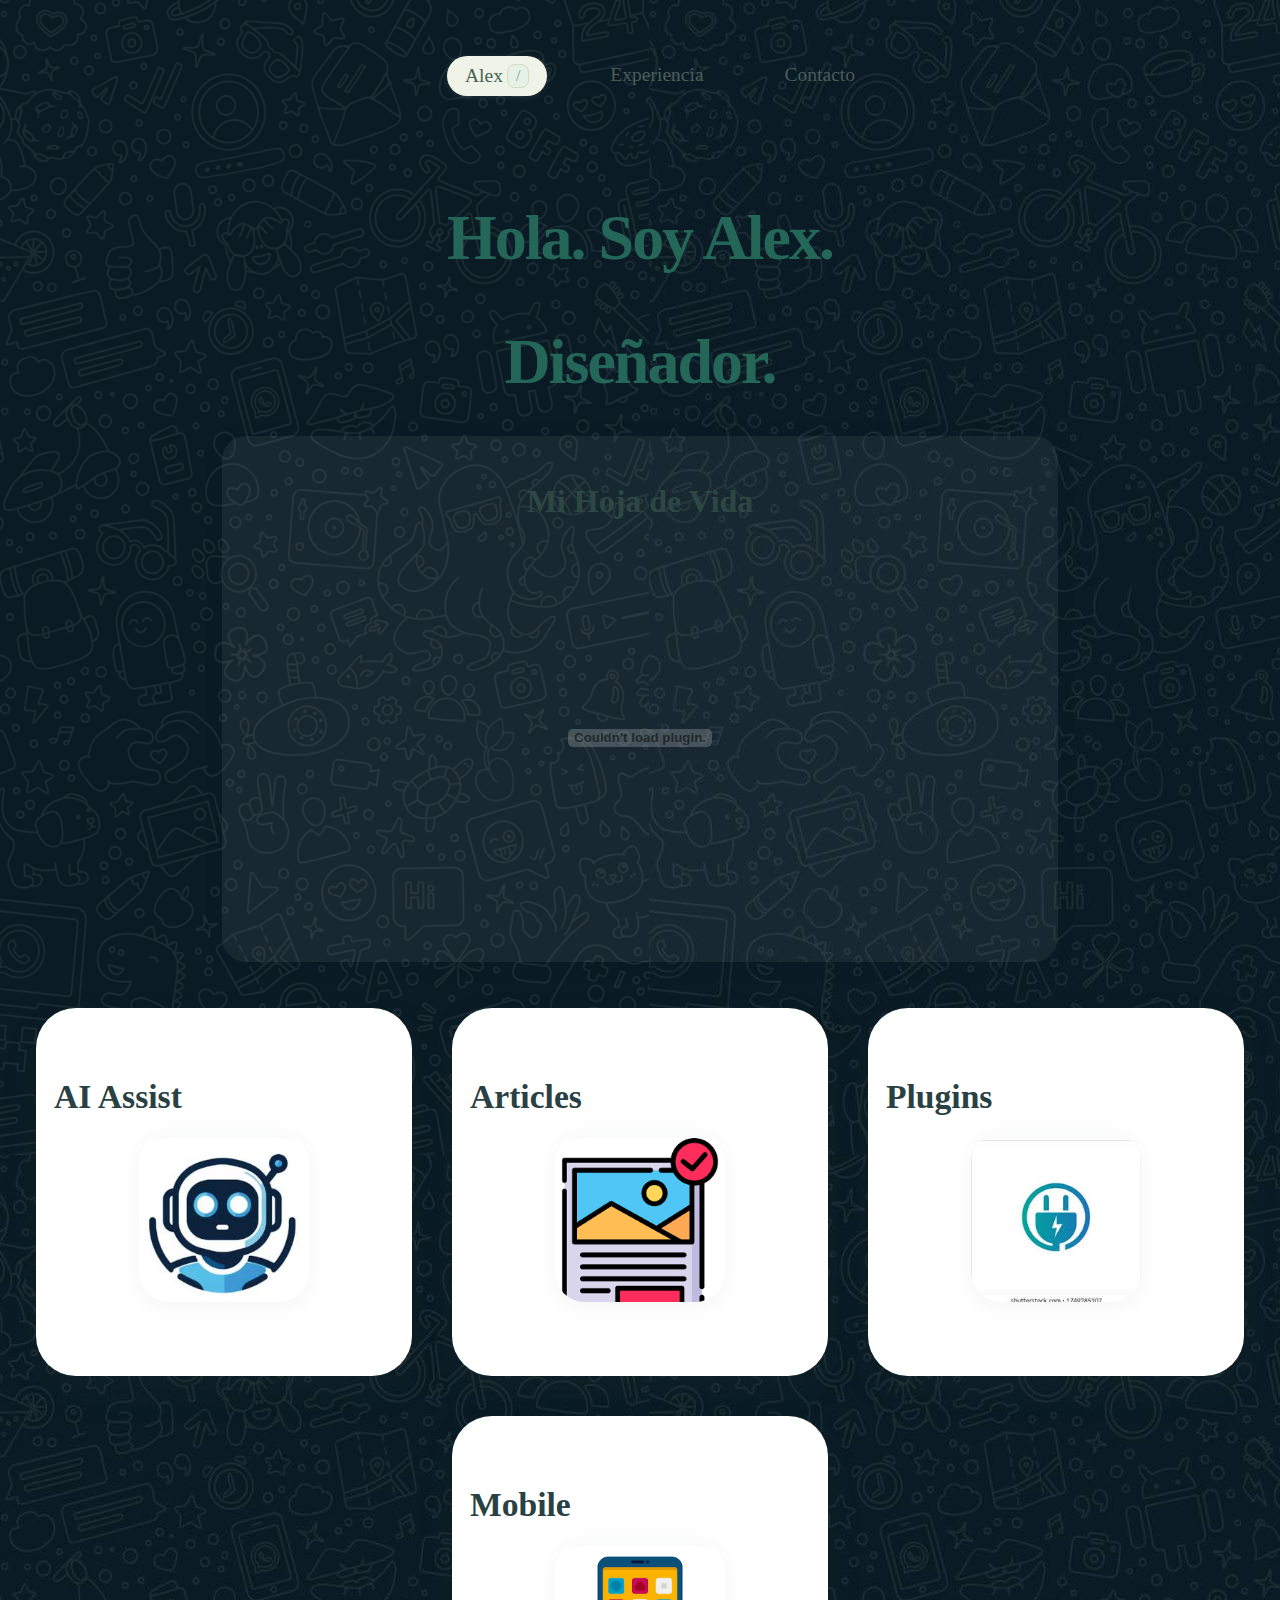
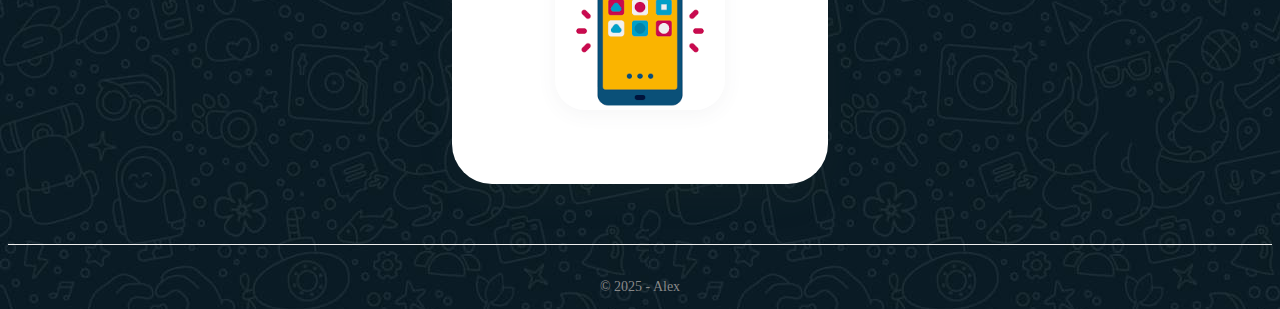
<file: index.html>
<!DOCTYPE html>
<html lang="es">
<head>
  <meta charset="UTF-8">
  <meta name="viewport" content="width=device-width, initial-scale=1.0">
  <title>Experiencia - Alex</title>
  <link rel="Stylesheet" href="Styles.css">
  <script src="script.js"></script>
</head>

<body>
    <nav class="navbar">
  <ul>
    <li class="active"><a href="index.html">Alex <span class="slash">/</span></a></li>
    <li><a href="Experiencia.html">Experiencia</a></li>
    <li><a href="#" id="contactBtn">Contacto</a></li>
  </ul>
</nav>

<main>
    <section class="intro">
      <h1>Hola. Soy Alex.</h1>
      <h1>Diseñador.</h1>
    </section>

    <div class="cv-section">
  <h2>Mi Hoja de Vida</h2>
  <embed src="hoja de vida Alexander Khevin-1.pdf" type="application/pdf" width="100%" height="400px" />
</div>

<div class="projects">
      <div class="card card-violet">
        <h4>AI Assist</h4>
        <div class="icon-box">
          <img src="ia asis.jpg" alt="AI Proyecto">
        </div>
      </div>
      <div class="card card-green">
        <h4>Articles</h4>
        <div class="icon-box">
          <img src="article.png" alt="Articles Proyecto">
        </div>
      </div>
      <div class="card card-beige">
        <h4>Plugins</h4>
        <div class="icon-box">
          <img src="plugis.jpg" alt="Plugins Proyecto">
        </div>
      </div>
      <div class="card card-blue">
        <h4>Mobile</h4>
        <div class="icon-box">
          <img src="mobile.png" alt="Mobile Proyecto">
        </div>
      </div>
    </div>
  

</main>
  <div id="contactModal" class="modal">
    <div class="modal-content">
      <span class="close">&times;</span>
      <div class="modal-header">
        <img src="foto chat bot.jpeg" class="avatar" alt="Foto perfil" />
        <div>
          <h3>Alex Bot</h3>
          <p>Puedes preguntarme lo que quieras</p>
        </div>
      </div>
      
      
      <div class="modal-messages">
        <div class="bubble">¡Hola!</div>
        <div class="bubble">Soy Alex Bot. Estoy aquí para ayudarte con cualquier duda sobre mi hoja de vida.</div>
        <div class="bubble">¿Cómo puedo ayudarte hoy?</div>
        <button class="modal-btn">Solo saludo</button>
        <button class="modal-btn">Quiero tu portafolio</button>
        <button class="modal-btn">Estoy buscando mentoría</button>
        <button class="modal-btn">Quiero contratarte</button>
      </div>
    </div>
  </div>


  <footer>
    <p>© 2025 - Alex</p>
  </footer>
</body>
</html>
</file>
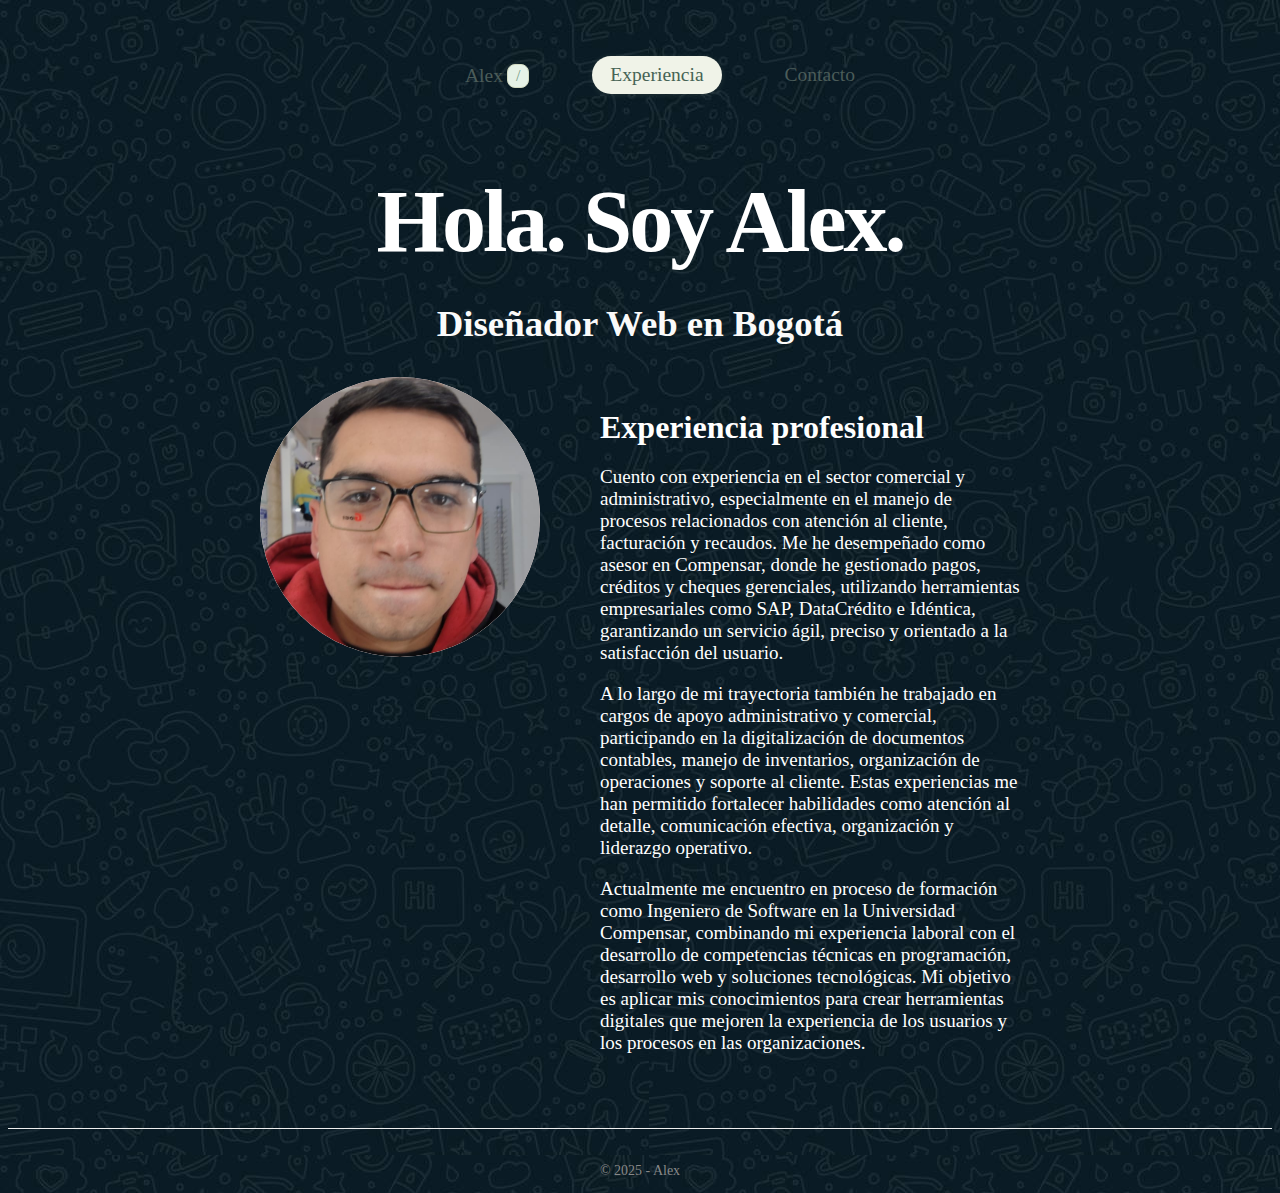
<file: Experiencia.html>
<!DOCTYPE html>
<html lang="es">
<head>
  <meta charset="UTF-8">
  <meta name="viewport" content="width=device-width, initial-scale=1.0">
  <title>Experiencia - Alex</title>
  <link rel="Stylesheet" href="Styles.css">
</head>

<body>
  <nav class="navbar">
    <ul>
      <li><a href="index.html">Alex <span class="slash">/</span></a></li>
      <li class="active"><a href="Experiencia.html">Experiencia</a></li>
      <li><a href="#" id="contactBtn">Contacto</a></li>
    </ul>
  </nav>
 
  <main>
    <section class="exp-header">
      <h1>Hola. Soy Alex.</h1>
      <h2 class="exp-titulo">Diseñador Web en Bogotá</h2>
      <div class="exp-flex">
        <div class="exp-img-circle">
          <img src="foto chat bot.jpeg" alt="Foto perfil" />
        </div>
        <div class="exp-desc">
          <h3>Experiencia profesional</h3>
          <p>Cuento con experiencia en el sector comercial y administrativo, especialmente en el manejo de procesos relacionados con atención al cliente, facturación y recaudos. Me he desempeñado como asesor en Compensar, donde he gestionado pagos, créditos y cheques gerenciales, utilizando herramientas empresariales como SAP, DataCrédito e Idéntica, garantizando un servicio ágil, preciso y orientado a la satisfacción del usuario.</p>
          <p>A lo largo de mi trayectoria también he trabajado en cargos de apoyo administrativo y comercial, participando en la digitalización de documentos contables, manejo de inventarios, organización de operaciones y soporte al cliente. Estas experiencias me han permitido fortalecer habilidades como atención al detalle, comunicación efectiva, organización y liderazgo operativo.</p>
          <p>Actualmente me encuentro en proceso de formación como Ingeniero de Software en la Universidad Compensar, combinando mi experiencia laboral con el desarrollo de competencias técnicas en programación, desarrollo web y soluciones tecnológicas. Mi objetivo es aplicar mis conocimientos para crear herramientas digitales que mejoren la experiencia de los usuarios y los procesos en las organizaciones.</p>

        </div>
      </div>
    </section>
  
</main>
 <div id="contactModal" class="modal">
    <div class="modal-content">
      <span class="close">&times;</span>
      <div class="modal-header">
        <img src="foto chat bot.jpeg" class="avatar" alt="Foto perfil" />
        <div>
          <h3>Alex Bot</h3>
          <p>Puedes preguntarme lo que quieras</p>
        </div>
      </div>
      <div class="modal-messages">
        <div class="bubble">¡Hola!</div>
        <div class="bubble">Soy Alex Bot. Estoy aquí para ayudarte con cualquier duda sobre mi hoja de vida.</div>
        <div class="bubble">¿Cómo puedo ayudarte hoy?</div>
        <button class="modal-btn">Solo saludo</button>
        <button class="modal-btn">Quiero tu portafolio</button>
        <button class="modal-btn">Estoy buscando mentoría</button>
        <button class="modal-btn">Quiero contratarte</button>
      </div>
    </div>
  </div>
 
 
  <footer>
    <p>© 2025 - Alex</p>
  </footer>
  <script src="script.js"></script>
</body>
</html>
</file>
<file: Styles.css>
body {
  background: #222;
  background-image: url('fondo.jpg');
  background-repeat: repeat;
  background-size: auto;
  background-position: top left;
 
}

.avatar {
  width: 40px;
  height: 40px;
  border-radius: 50%;
  margin-right: 15px;
  object-fit: cover;
  background: #fff;
  box-shadow: 0 1px 6px rgba(30,50,70,0.09);
}


.navbar {
  margin: 40px auto 0 auto;
  width: 80%;
  display: flex;
  justify-content: center;
  align-items: center;
}

.navbar ul {
  display: flex;
  gap: 45px;
  list-style: none;
}

.navbar li a {
  font-size: 1.22rem;
  color: #4b5c59;
  text-decoration: none;
  font-weight: 500;
  padding: 8px 18px;
  border-radius: 22px;
  transition: background 0.2s;
  display: flex;
  align-items: center;
}

.navbar li.active a {
  background: #f0f3e8;
  box-shadow: 0 1px 6px rgba(200,220,180,0.13);
  color: #466355;
}

.navbar .slash {
  background: #e6f2e7;
  color: #789e8a;
  font-size: 1rem;
  margin-left: 4px;
  padding: 2px 8px;
  border-radius: 8px;
  border: 1px solid #d3dbc2;
}

.navbar li a:hover {
  background: #e6f2e7;
  color: #466355;
}

.intro {
  margin-top: 48px;
  display: flex;
  flex-direction: column;
  align-items: center;
  justify-content: center;
}

.intro h1 {
  color: #246759;
  font-size: 4rem;
  font-weight: 700;
  line-height: 1.08;
  letter-spacing: -2px;
  margin-bottom: 12px;
  text-align: center;
}

@media (max-width: 600px) {
  .intro h1 {
    font-size: 2.5rem;
    letter-spacing: -1px;
  }
}

footer {
  text-align: center;
  color: #888;
  font-size: 14px;
  margin-top: 60px;
  border-top: 1px solid #eee;
  padding-top: 20px;
}

/* Modal contacto */
.modal {
  display: none;
  position: fixed;
  z-index: 1000;
  right: 30px;        
  bottom: 30px;      
  width: 390px;
  max-width: 95vw;
  background: transparent;
  justify-content: flex-end;
  align-items: flex-end;
}


.modal-content {
  background: #97eed0;
  border-radius: 18px;
  box-shadow: 0 8px 44px rgba(80,120,90,0.17);
  position: relative;
  padding: 24px 24px 32px 24px;
  width: 100%;        
  max-width: 390px;  
}


.close {
  position: absolute; top: 18px; right: 20px;
  font-size: 32px; color: #27735f; cursor: pointer; font-weight: bold;
}

.modal-header {
  display: flex; align-items: center; margin-bottom: 10px;
}

.avatar {
  width: 50px; height: 50px; border-radius: 50%; margin-right: 12px;
}

.bubble {
  background: #295c52;
  color: #fff;
  font-size: 1.12rem;
  margin: 10px 0;
  border-radius: 15px;
  padding: 16px;
  box-shadow: 0 2px 16px rgba(0,0,0,0.07);
}

.modal-btn {
  background: none;
  border: 2px solid #295c52;
  border-radius: 30px;
  color: #295c52;
  font-weight: 600;
  margin-top: 12px;
  font-size: 1rem;
  padding: 14px 12px;
  width: 100%;
  cursor: pointer;
  transition: background 0.2s;
}
.modal-btn:hover {
  background: #295c52;
  color: #fff;
}


.projects {
  display: flex;
  flex-wrap: wrap;
  gap: 36px;
  justify-content: center;
  margin-top: 46px;
  margin-bottom: 30px;
}

.card {
  width: 360px;
  height: 260px;
  border-radius: 40px;
  box-shadow: 0 14px 36px rgba(60,80,60,0.10);
  display: flex;
  flex-direction: column;
  align-items: center;
  justify-content: flex-start;
  padding: 24px 18px;
  cursor: pointer;
  transition: transform 0.17s;
  border: none;
  margin-bottom: 15px;
}

.card h4 {
  color: #294143;
  font-size: 2.2rem;
  font-weight: 700;
  margin-bottom: 16px;
  width: 100%;
  text-align: left;
}

.card img {
  width: 85%;
  border-radius: 18px;
  margin-top: 12px;
  box-shadow: 0 3px 22px rgba(80,100,100,0.08);
}


.card-violet {
  background: #dfbaf7;
}

.card-green {
  background: #b4e7e0;
}

.card-beige {
  background: #f0dcc8;
}

.card-blue {
  background: #bed8e9;
}


.card:hover {
  transform: scale(1.045);
  box-shadow: 0 22px 44px rgba(26, 193, 235, 0.822);
}




.exp-header {
  margin-top: 50px;
  text-align: center;
}

.exp-header h1 {
  color: #ffffff;
  font-size: 5.5rem;
  font-weight: 700;
  margin-bottom: 8px;
  letter-spacing: -3px;
}

.exp-titulo {
  color: #fafafa;
  font-size: 2.3rem;
  font-weight: 600;
  margin-bottom: 32px;
}

.exp-flex {
  display: flex;
  justify-content: center;
  align-items: flex-start;
  gap: 60px;
  margin-top: 18px;
}

.exp-img-circle {
  background: #ecd9d7;
  border-radius: 50%;
  width: 280px;
  height: 280px;
  display: flex;
  align-items: center;
  justify-content: center;
  overflow: hidden;
}

.exp-img-circle img {
  width: 100%;
  height: 100%;
  object-fit: cover;
  border-radius: 50%;
}

.exp-desc {
  max-width: 420px;
  text-align: left;
}

.exp-desc h3 {
  color: #ffffff;
  font-size: 2rem;
  margin-bottom: 12px;
  font-weight: 600;
}

.exp-desc p {
  color: #ffffff;
  font-size: 1.19rem;
  margin-bottom: 14px;
}

.icon-box {
  width: 170px;               
  height: 170px;             
  display: flex;
  align-items: center;
  justify-content: center;
  margin: 0 auto 18px auto;   
  border-radius: 30px;
  background: #fff;
  overflow: hidden;           
  box-shadow: 0 4px 20px rgba(90,90,100,0.06);
}

.icon-box img {
  width: 100%;               
  height: 100%;
  object-fit: contain;       
  border-radius: 30px;
}


.projects {
  display: flex;
  flex-wrap: wrap;          
  gap: 40px;                 
  justify-content: center;  
  margin-top: 46px;
  margin-bottom: 30px;
}


.card {
  width: 340px;           
  min-height: 320px;
  border-radius: 40px;
  box-shadow: 0 14px 36px rgba(60,80,60,0.10);
  display: flex;
  flex-direction: column;
  align-items: center;
  justify-content: flex-start;
  padding: 26px 18px 22px 18px;
  cursor: pointer;
  transition: transform 0.17s;
  margin-bottom: 0;
  background: #fff;       
}

.card h4 {
  color: #294143;
  font-size: 2.1rem;
  font-weight: 700;
  margin-bottom: 16px;
  width: 100%;
  text-align: left;
}


.icon-box {
  width: 170px;
  height: 170px;
  display: flex;
  align-items: center;
  justify-content: center;
  margin: 0 auto 18px auto;
  border-radius: 30px;
  background: #fff;
  overflow: hidden;
  box-shadow: 0 4px 20px rgba(90,90,100,0.06);
}

.icon-box img {
  width: 100%;
  height: 100%;
  object-fit: contain;
  border-radius: 20px;
}

.nav-buttons {
  display: flex;
  justify-content: center;
  gap: 28px;
  margin-top: 36px;
  margin-bottom: 24px;
}

.nav-btn {
  background: #246759;
  color: white;
  border: none;
  border-radius: 22px;
  font-size: 1.18rem;
  font-weight: 600;
  padding: 12px 40px;
  box-shadow: 0 2px 10px rgba(36,103,89,0.09);
  cursor: pointer;
  transition: background 0.18s, box-shadow 0.18s, transform 0.18s;
}

.nav-btn:hover {
  background: #91efd7;
  color: #246759;
  box-shadow: 0 6px 22px rgba(40,180,140,0.16);
  transform: translateY(-4px) scale(1.04);
}

.cv-section {
  width: 100%;
  max-width: 800px;
  margin: 28px auto 40px auto;
  background: rgba(255,255,255,0.06);
  border-radius: 24px;
  box-shadow: 0 2px 22px rgba(0,0,0,0.06);
  padding: 20px 18px;
  text-align: center;
}

.cv-section h2 {
  color: #2d4842;
  font-size: 2rem;
  margin-bottom: 18px;
  font-weight: 700;
}
</file>
